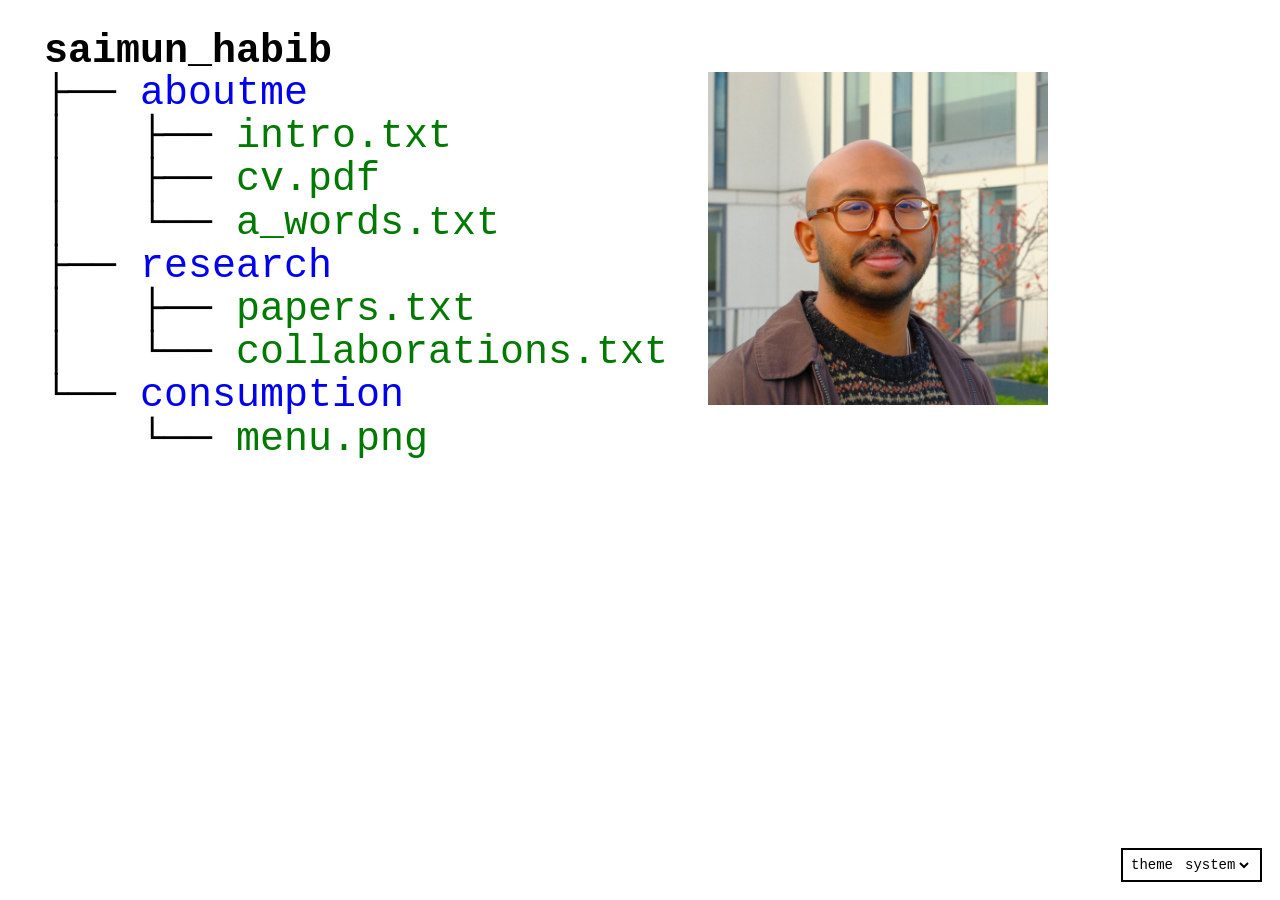
<file: index.html>
<!doctype html>
<html lang="en">
  <head>
    <meta charset="utf-8">
    <meta name="viewport" content="width=device-width, initial-scale=1">
    <title>Saimun Habib</title>
    <meta name="description" content="Saimun Habib">
    <link rel="stylesheet" href="styles.css?v=20260814b">
    <script src="theme.js" defer></script>
  </head>
  <body>
    <main class="directory homepage" aria-label="Personal website directory">
      <h1>saimun_habib</h1>
      <div class="homepage-grid">
        <pre class="tree" aria-label="Folder tree"><span class="branch">├── </span><a class="folder" href="aboutme/index.html">aboutme</a>
<span class="branch">│   ├── </span><a class="file" href="aboutme/intro.html">intro.txt</a>
<span class="branch">│   ├── </span><a class="file" href="aboutme/cv.html">cv.pdf</a>
<span class="branch">│   └── </span><a class="file" href="aboutme/a_words.html">a_words.txt</a>
<span class="branch">├── </span><a class="folder" href="research/index.html">research</a>
<span class="branch">│   ├── </span><a class="file" href="research/papers.html">papers.txt</a>
<span class="branch">│   └── </span><a class="file" href="research/collaborations.html">collaborations.txt</a>
<span class="branch">└── </span><a class="folder" href="consumption/index.html">consumption</a>
<span class="branch">    └── </span><a class="file" href="consumption/menu.html">menu.png</a></pre>
        <figure class="profile">
          <img src="profile.png" alt="Portrait of Saimun Habib">
        </figure>
      </div>
    </main>
  </body>
</html>
</file>
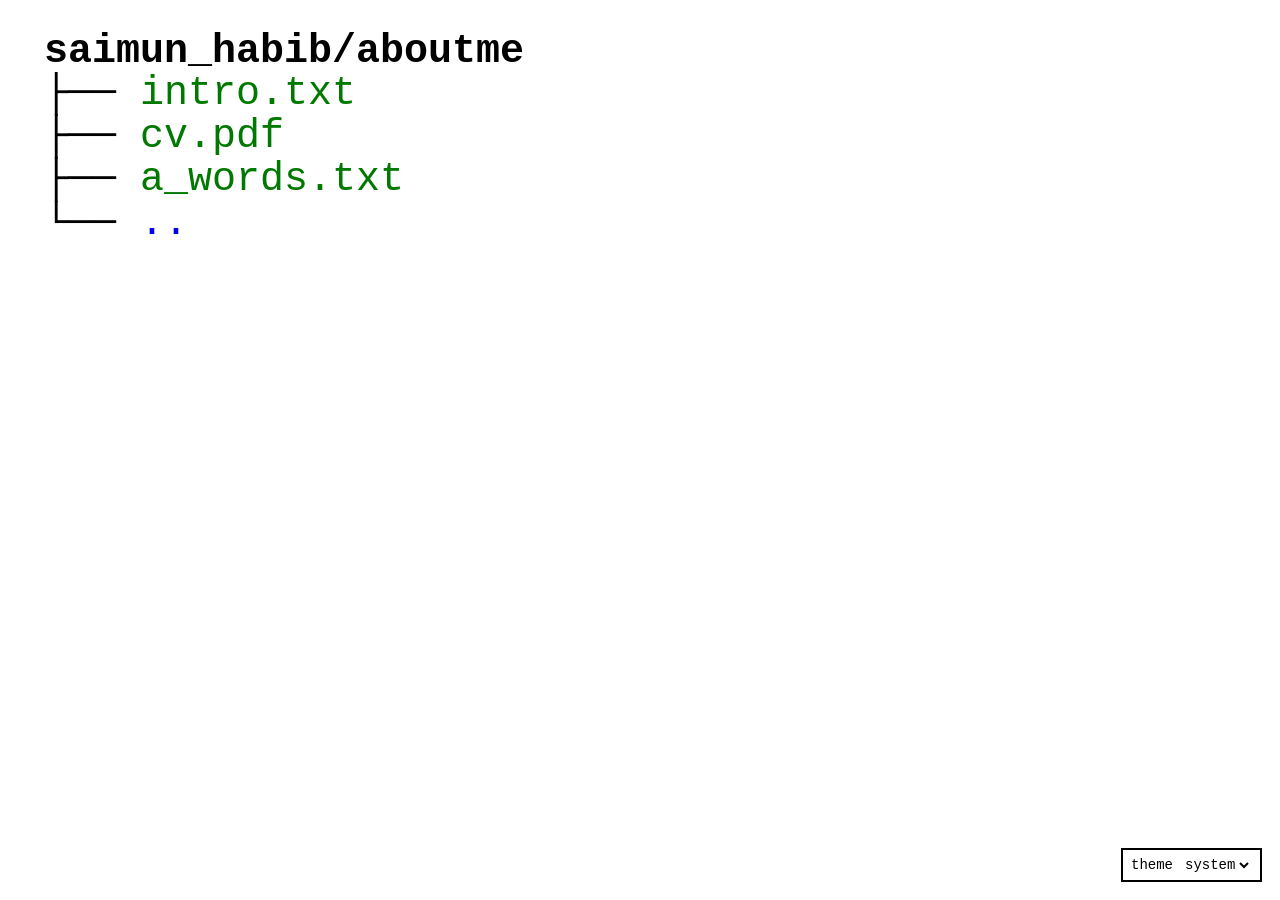
<file: aboutme/index.html>
<!doctype html>
<html lang="en">
  <head>
    <meta charset="utf-8">
    <meta name="viewport" content="width=device-width, initial-scale=1">
    <title>saimun_habib/aboutme</title>
    <link rel="stylesheet" href="../styles.css?v=20260814b">
    <script src="../theme.js" defer></script>
  </head>
  <body>
    <main class="directory">
      <h1><a class="path-link" href="../index.html">saimun_habib</a>/<a class="path-link" href="index.html">aboutme</a></h1>
      <pre class="tree"><span class="branch">├── </span><a class="file" href="intro.html">intro.txt</a>
<span class="branch">├── </span><a class="file" href="cv.html">cv.pdf</a>
<span class="branch">├── </span><a class="file" href="a_words.html">a_words.txt</a>
<span class="branch">└── </span><a class="folder" href="../index.html">..</a></pre>
    </main>
  </body>
</html>
</file>
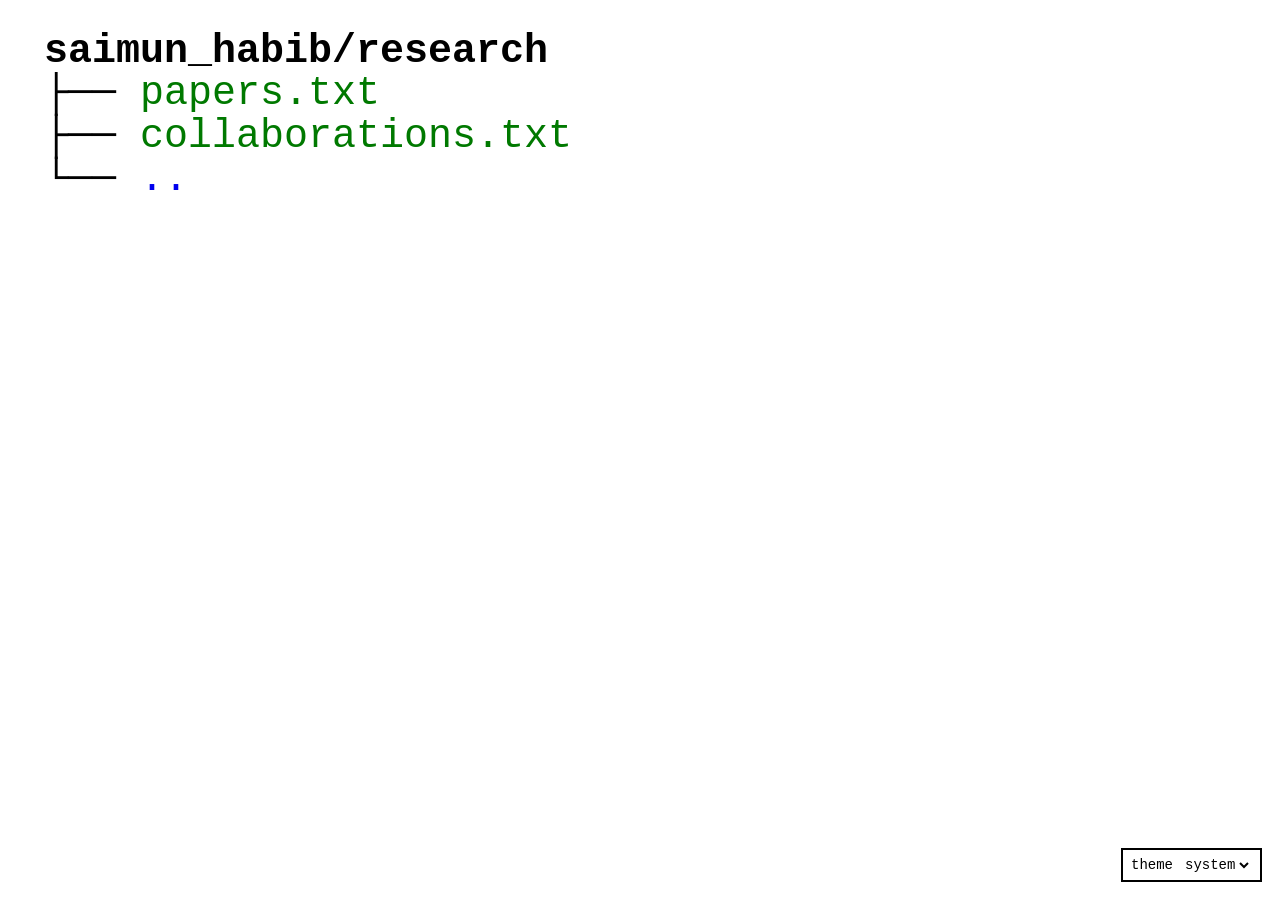
<file: research/index.html>
<!doctype html>
<html lang="en">
  <head>
    <meta charset="utf-8">
    <meta name="viewport" content="width=device-width, initial-scale=1">
    <title>saimun_habib/research</title>
    <link rel="stylesheet" href="../styles.css?v=20260814b">
    <script src="../theme.js" defer></script>
  </head>
  <body>
    <main class="directory">
      <h1><a class="path-link" href="../index.html">saimun_habib</a>/<a class="path-link" href="index.html">research</a></h1>
      <pre class="tree"><span class="branch">├── </span><a class="file" href="papers.html">papers.txt</a>
<span class="branch">├── </span><a class="file" href="collaborations.html">collaborations.txt</a>
<span class="branch">└── </span><a class="folder" href="../index.html">..</a></pre>
    </main>
  </body>
</html>
</file>
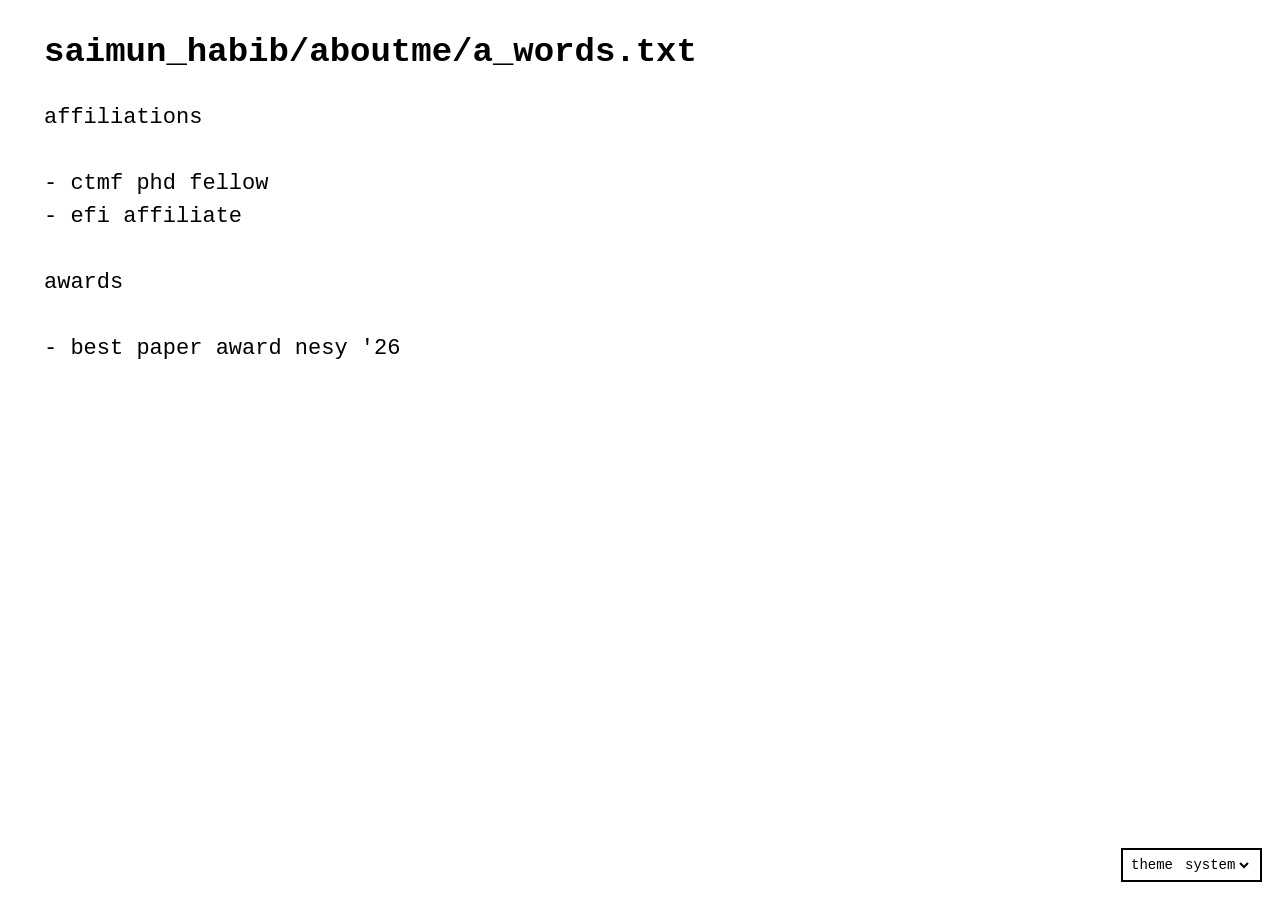
<file: aboutme/a_words.html>
<!doctype html>
<html lang="en">
  <head>
    <meta charset="utf-8">
    <meta name="viewport" content="width=device-width, initial-scale=1">
    <title>saimun_habib/aboutme/a_words.txt</title>
    <link rel="stylesheet" href="../styles.css?v=20260814b">
    <script src="../theme.js" defer></script>
  </head>
  <body>
    <main class="file-page">
      <h1 class="path-title"><a class="path-link" href="../index.html">saimun_habib</a>/<a class="path-link" href="index.html">aboutme</a>/a_words.txt</h1>
      <pre class="text-file">affiliations

- ctmf phd fellow
- efi affiliate

awards

- best paper award NeSy '26</pre>
    </main>
  </body>
</html>
</file>
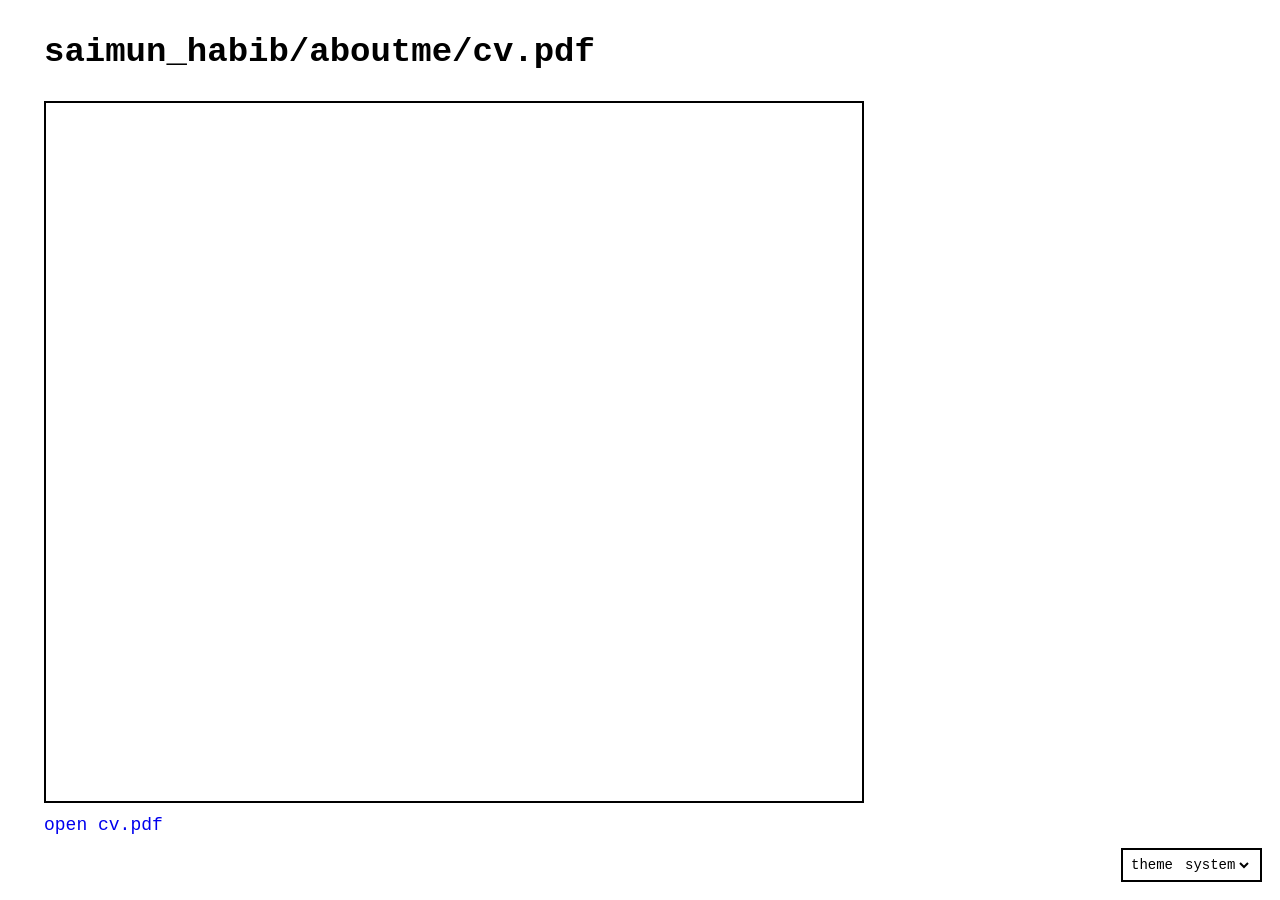
<file: aboutme/cv.html>
<!doctype html>
<html lang="en">
  <head>
    <meta charset="utf-8">
    <meta name="viewport" content="width=device-width, initial-scale=1">
    <title>saimun_habib/aboutme/cv.pdf</title>
    <link rel="stylesheet" href="../styles.css?v=20260814b">
    <script src="../theme.js" defer></script>
  </head>
  <body>
    <main class="file-page">
      <h1 class="path-title"><a class="path-link" href="../index.html">saimun_habib</a>/<a class="path-link" href="index.html">aboutme</a>/cv.pdf</h1>
    <div class="pdf-file">
      <iframe src="cv.pdf?v=20261013a" title="Saimun Habib CV"></iframe>
      <p class="pdf-fallback"><a href="cv.pdf">open cv.pdf</a></p>
    </div>
    </main>
  </body>
</html>
</file>
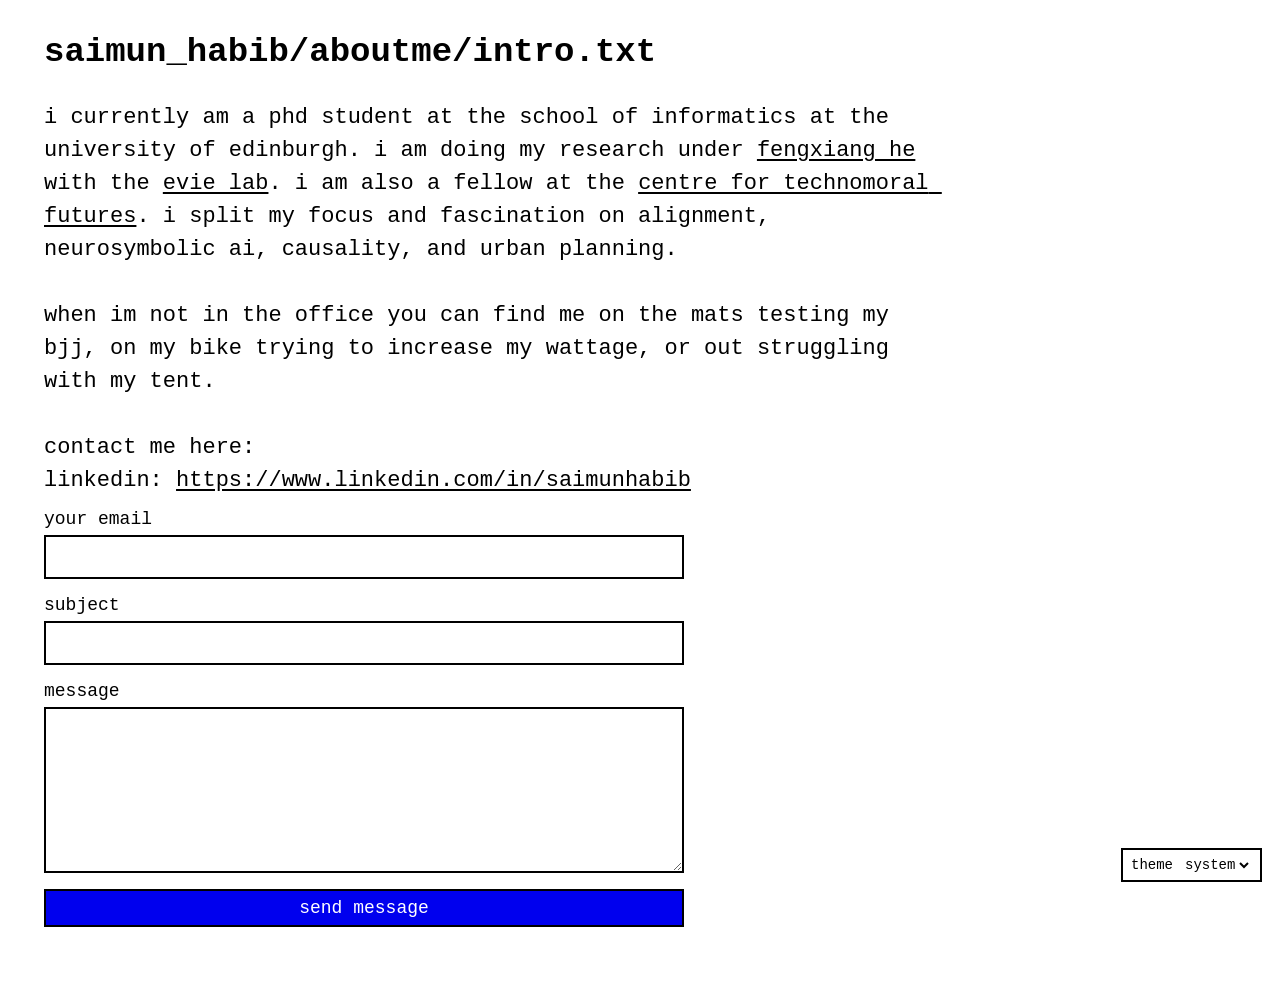
<file: aboutme/intro.html>
<!doctype html>
<html lang="en">
  <head>
    <meta charset="utf-8">
    <meta name="viewport" content="width=device-width, initial-scale=1">
    <title>saimun_habib/aboutme/intro.txt</title>
    <link rel="stylesheet" href="../styles.css?v=20260814b">
    <script src="../theme.js" defer></script>
  </head>
  <body>
    <main class="file-page">
      <h1 class="path-title"><a class="path-link" href="../index.html">saimun_habib</a>/<a class="path-link" href="index.html">aboutme</a>/intro.txt</h1>
      <pre class="text-file">i currently am a phd student at the school of informatics at the university of edinburgh. i am doing my research under <a class="intro-link" href="https://fengxianghe.github.io/">fengxiang he</a> with the <a class="intro-link" href="https://github.com/EVIEHub/">evie lab</a>. i am also a fellow at the <a class="intro-link" href="https://www.technomoralfutures.uk/">centre for technomoral futures</a>. i split my focus and fascination on alignment, neurosymbolic ai, causality, and urban planning.

when im not in the office you can find me on the mats testing my bjj, on my bike trying to increase my wattage, or out struggling with my tent.

contact me here:
linkedin: <a class="intro-link" href="https://www.linkedin.com/in/saimunhabib">https://www.linkedin.com/in/saimunhabib</a></pre>
      <form class="contact-form" action="https://formspree.io/f/mvkprjzb" method="POST">
        <div class="contact-field">
          <label for="intro-contact-email">your email</label>
          <input id="intro-contact-email" name="email" type="email" autocomplete="email" required>
        </div>
        <div class="contact-field">
          <label for="intro-contact-subject">subject</label>
          <input id="intro-contact-subject" name="subject" type="text" required>
        </div>
        <div class="contact-field">
          <label for="intro-contact-message">message</label>
          <textarea id="intro-contact-message" name="message" rows="6" required></textarea>
        </div>
        <button type="submit">send message</button>
      </form>
    </main>
  </body>
</html>
</file>
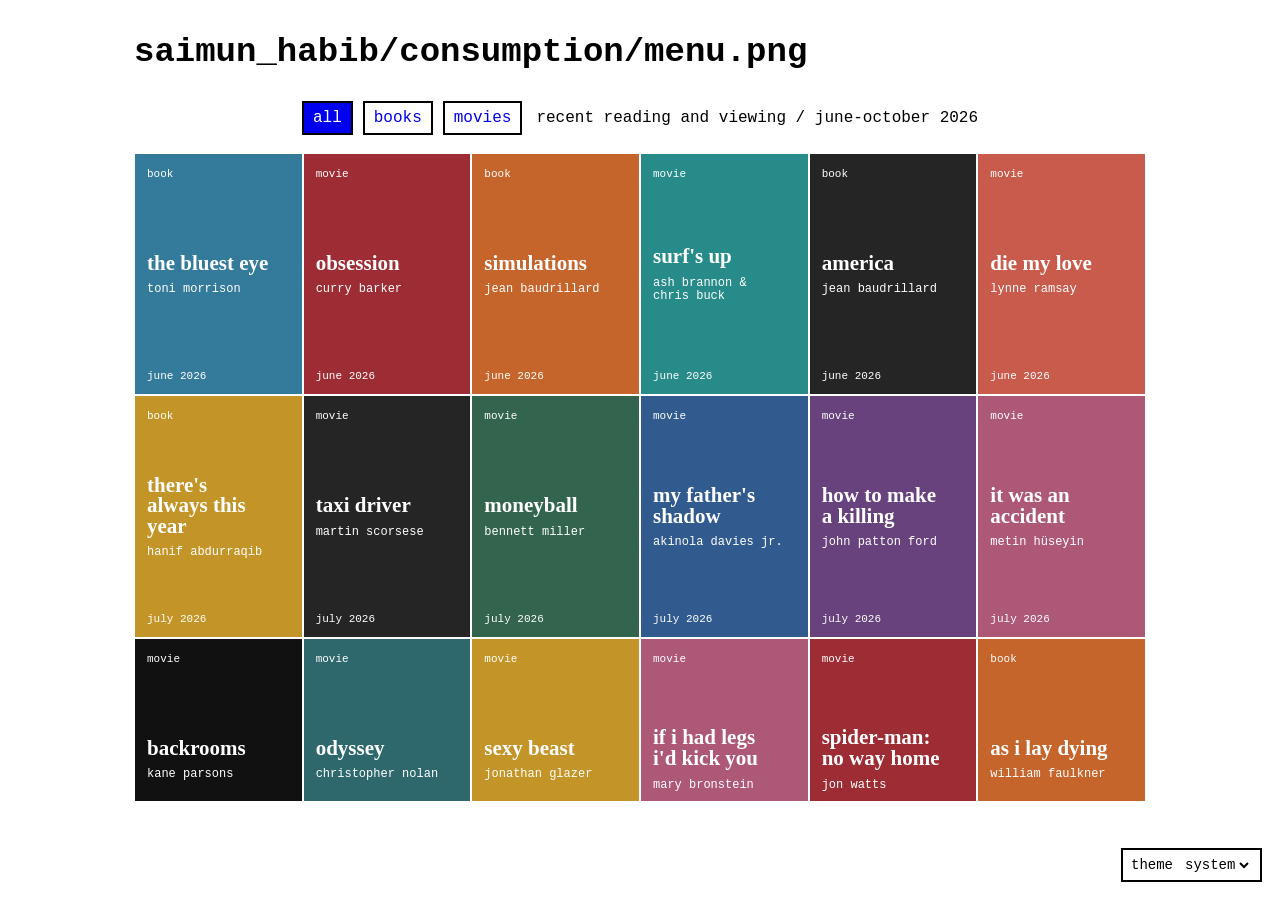
<file: consumption/menu.html>
<!doctype html>
<html lang="en">
  <head>
    <meta charset="utf-8">
    <meta name="viewport" content="width=device-width, initial-scale=1">
    <title>saimun_habib/consumption/menu.png</title>
    <link rel="stylesheet" href="../styles.css?v=20261013a">
    <script src="../theme.js" defer></script>
  </head>
  <body>
    <main class="file-page map-shell">
      <h1 class="path-title"><a class="path-link" href="../index.html">saimun_habib</a>/<a class="path-link" href="index.html">consumption</a>/menu.png</h1>
      <div class="map-tools">
        <button class="filter-button is-active" type="button" data-filter="all">all</button>
        <button class="filter-button" type="button" data-filter="book">books</button>
        <button class="filter-button" type="button" data-filter="movie">movies</button>
        <span class="map-note">recent reading and viewing / June-October 2026</span>
      </div>
      <section class="media-map" aria-label="2d scrolling consumption map">
        <div class="map-canvas" id="media-canvas"></div>
      </section>
    </main>
    <script src="map.js?v=20261013a"></script>
  </body>
</html>
</file>
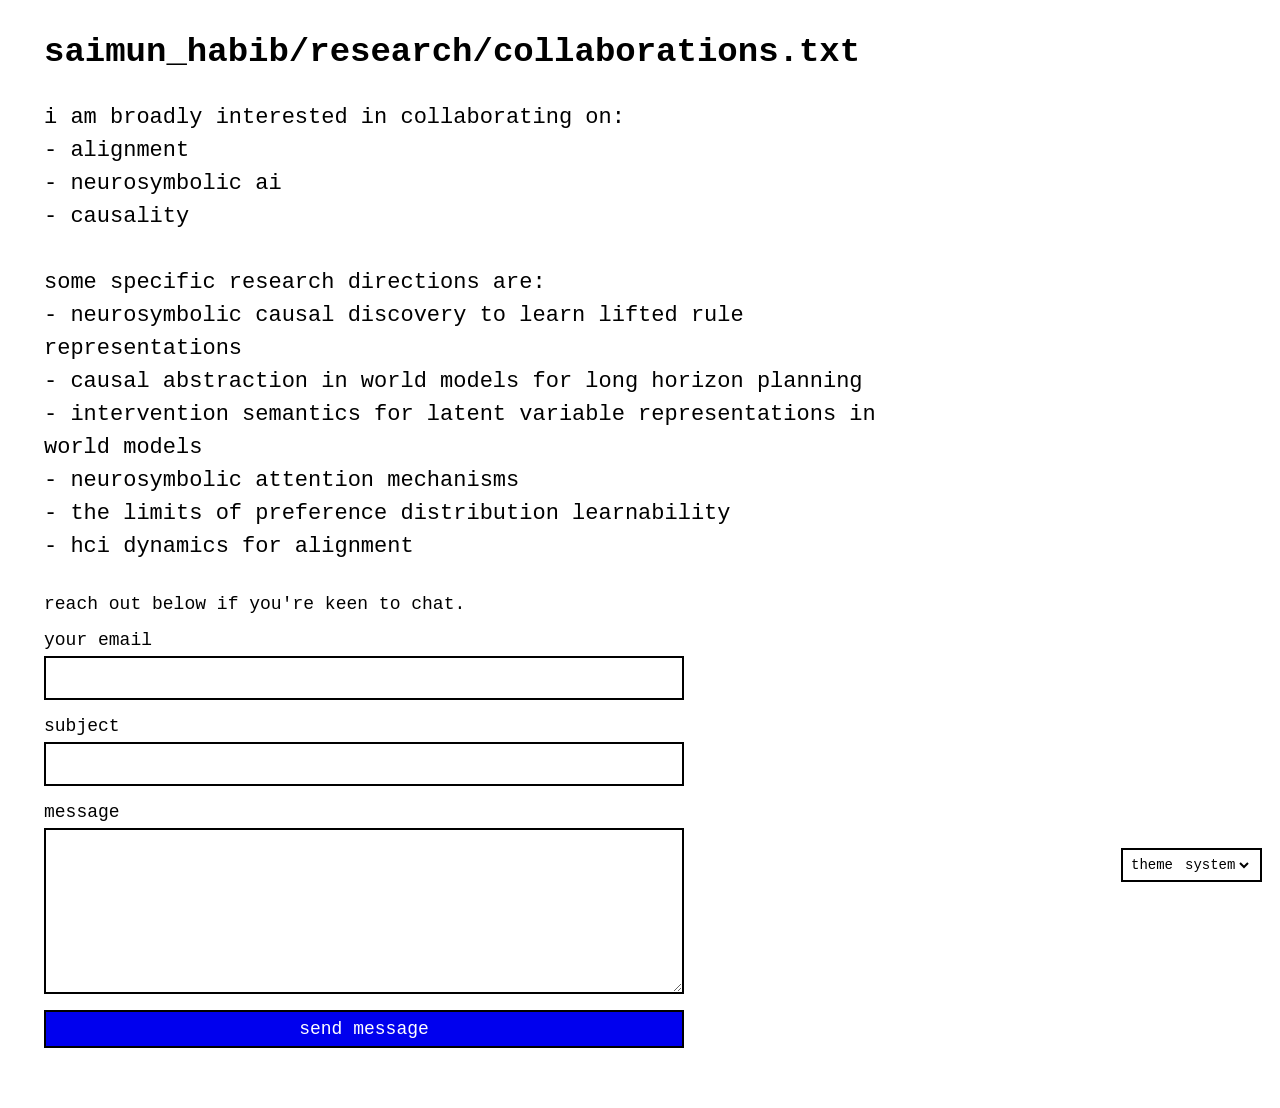
<file: research/collaborations.html>
<!doctype html>
<html lang="en">
  <head>
    <meta charset="utf-8">
    <meta name="viewport" content="width=device-width, initial-scale=1">
    <title>saimun_habib/research/collaborations.txt</title>
    <link rel="stylesheet" href="../styles.css?v=20260814b">
    <script src="../theme.js" defer></script>
  </head>
  <body>
    <main class="file-page">
      <h1 class="path-title"><a class="path-link" href="../index.html">saimun_habib</a>/<a class="path-link" href="index.html">research</a>/collaborations.txt</h1>
      <pre class="text-file">I am broadly interested in collaborating on:
- alignment
- neurosymbolic ai
- causality

Some specific research directions are:
- neurosymbolic causal discovery to learn lifted rule representations
- causal abstraction in world models for long horizon planning
- intervention semantics for latent variable representations in world models
- neurosymbolic attention mechanisms
- the limits of preference distribution learnability
- hci dynamics for alignment</pre>
      <p class="contact-invitation">Reach out below if you're keen to chat.</p>
      <form class="contact-form" action="https://formspree.io/f/mvkprjzb" method="POST">
        <div class="contact-field">
          <label for="collaborations-contact-email">your email</label>
          <input id="collaborations-contact-email" name="email" type="email" autocomplete="email" required>
        </div>
        <div class="contact-field">
          <label for="collaborations-contact-subject">subject</label>
          <input id="collaborations-contact-subject" name="subject" type="text" required>
        </div>
        <div class="contact-field">
          <label for="collaborations-contact-message">message</label>
          <textarea id="collaborations-contact-message" name="message" rows="6" required></textarea>
        </div>
        <button type="submit">send message</button>
      </form>
    </main>
  </body>
</html>
</file>
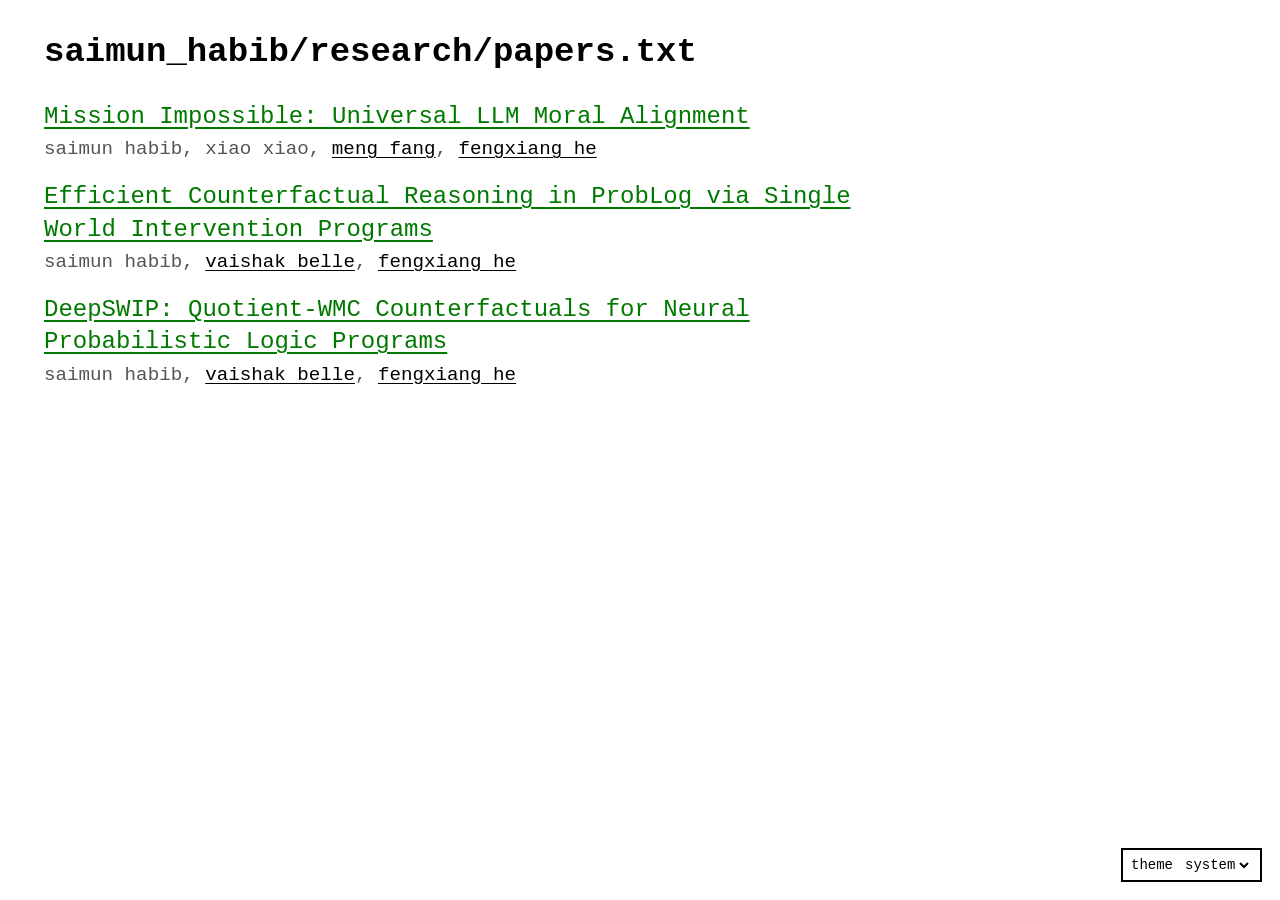
<file: research/papers.html>
<!doctype html>
<html lang="en">
  <head>
    <meta charset="utf-8">
    <meta name="viewport" content="width=device-width, initial-scale=1">
    <title>saimun_habib/research/papers.txt</title>
    <link rel="stylesheet" href="../styles.css?v=20260814b">
    <script src="../theme.js" defer></script>
  </head>
  <body>
    <main class="file-page">
      <h1 class="path-title"><a class="path-link" href="../index.html">saimun_habib</a>/<a class="path-link" href="index.html">research</a>/papers.txt</h1>
      <ul class="paper-list">
        <li>
          <a class="paper-title" href="https://papers.ssrn.com/sol3/papers.cfm?abstract_id=6490619">Mission Impossible: Universal LLM Moral Alignment</a>
          <span class="paper-note">Saimun Habib, Xiao Xiao, <a href="https://mengfn.github.io/">Meng Fang</a>, <a href="https://fengxianghe.github.io/">Fengxiang He</a></span>
        </li>
        <li>
          <a class="paper-title" href="https://www.catalyzex.com/paper/efficient-counterfactual-reasoning-in-problog">Efficient Counterfactual Reasoning in ProbLog via Single World Intervention Programs</a>
          <span class="paper-note">Saimun Habib, <a href="https://www.vaishakbelle.org/">Vaishak Belle</a>, <a href="https://fengxianghe.github.io/">Fengxiang He</a></span>
        </li>
        <li>
          <a class="paper-title" href="https://arxiv.org/abs/2606.20526">DeepSWIP: Quotient-WMC Counterfactuals for Neural Probabilistic Logic Programs</a>
          <span class="paper-note">Saimun Habib, <a href="https://www.vaishakbelle.org/">Vaishak Belle</a>, <a href="https://fengxianghe.github.io/">Fengxiang He</a></span>
        </li>
      </ul>
    </main>
  </body>
</html>
</file>
<file: styles.css>
:root {
  color-scheme: light dark;
  --paper: #ffffff;
  --ink: #000000;
  --folder: #0000ee;
  --file: #007900;
  --focus: #ffcc00;
  --muted: #555555;
  --button-ink: #ffffff;
}

:root[data-theme="light"] {
  color-scheme: light;
  --paper: #ffffff;
  --ink: #000000;
  --folder: #0000ee;
  --file: #007900;
  --focus: #ffcc00;
  --muted: #555555;
  --button-ink: #ffffff;
}

:root[data-theme="dark"] {
  color-scheme: dark;
  --paper: #161616;
  --ink: #f5f5f5;
  --folder: #a8b1ff;
  --file: #79d986;
  --focus: #ffd95a;
  --muted: #b8b8b8;
  --button-ink: #ffffff;
}

@media (prefers-color-scheme: dark) {
  :root:not([data-theme]) {
    --paper: #161616;
    --ink: #f5f5f5;
    --folder: #a8b1ff;
    --file: #79d986;
    --focus: #ffd95a;
    --muted: #b8b8b8;
    --button-ink: #ffffff;
  }
}

* {
  box-sizing: border-box;
}

html,
body {
  min-height: 100%;
}

body {
  margin: 0;
  background: var(--paper);
  color: var(--ink);
  font-family: "Courier New", Courier, monospace;
  text-transform: lowercase;
}

.directory {
  width: max-content;
  max-width: 100%;
  padding: 32px 44px;
}

.theme-control {
  position: fixed;
  right: 18px;
  bottom: 18px;
  z-index: 10;
  display: flex;
  align-items: center;
  gap: 8px;
  padding: 6px 8px;
  border: 2px solid var(--ink);
  color: var(--ink);
  background: var(--paper);
  font-size: 14px;
  line-height: 1;
}

.theme-control select {
  border: 0;
  border-radius: 0;
  padding: 0;
  color: inherit;
  background: transparent;
  font: inherit;
  cursor: pointer;
}

.theme-control select:focus-visible {
  outline: 2px solid var(--focus);
  outline-offset: 3px;
}

.homepage {
  width: 100%;
}

.homepage-grid {
  display: grid;
  grid-template-columns: max-content 340px;
  align-items: start;
  gap: 40px;
  margin-top: 0;
}

.profile {
  margin: 0;
  justify-self: start;
  width: 340px;
}

.profile img {
  display: block;
  width: 100%;
  height: auto;
  aspect-ratio: 734 / 718;
  object-fit: cover;
}

h1 {
  margin: 0;
  font-size: clamp(30px, 4vw, 40px);
  line-height: 1;
  font-weight: 700;
  letter-spacing: 0;
}

.tree {
  margin: 0;
  font-family: inherit;
  font-size: clamp(28px, 3.7vw, 40px);
  line-height: 1.08;
  font-weight: 400;
  white-space: pre;
  overflow-x: auto;
}

.branch {
  color: var(--ink);
}

a {
  text-decoration: none;
}

.path-link {
  color: inherit;
}

a:hover,
a:focus-visible {
  text-decoration: underline;
  text-decoration-thickness: 0.08em;
  text-underline-offset: 0.08em;
}

a:focus-visible {
  outline: 3px solid var(--focus);
  outline-offset: 3px;
}

.folder {
  color: var(--folder);
}

.file {
  color: var(--file);
}

.file-page {
  max-width: 980px;
  padding: 32px 44px 60px;
}

.path-title {
  margin: 0 0 28px;
  color: var(--ink);
  font-size: clamp(24px, 3vw, 34px);
  line-height: 1.2;
  font-weight: 700;
  word-break: break-word;
}

.text-file {
  margin: 0;
  max-width: 82ch;
  font-family: inherit;
  font-size: clamp(17px, 2vw, 22px);
  line-height: 1.5;
  white-space: pre-wrap;
}

.text-file a,
.paper-title {
  color: var(--file);
  text-decoration: underline;
  text-underline-offset: 0.15em;
}

.text-file a.intro-link {
  color: var(--ink);
}

.paper-title {
  text-transform: none;
}

.contact-form {
  display: flex;
  flex-direction: column;
  align-items: stretch;
  gap: 16px;
  width: min(100%, 640px);
  margin-top: 12px;
  font-size: 18px;
}

.contact-invitation {
  margin: 28px 0 0;
  font-size: 18px;
  line-height: 1.5;
}

.contact-field {
  display: grid;
  gap: 6px;
}

.contact-form input,
.contact-form textarea {
  width: 100%;
  border: 2px solid var(--ink);
  border-radius: 0;
  padding: 8px 10px;
  color: var(--ink);
  background: var(--paper);
  font: inherit;
  line-height: 1.35;
}

.contact-form textarea {
  resize: vertical;
}

.contact-form button {
  justify-self: start;
  min-height: 38px;
  border: 2px solid var(--ink);
  border-radius: 0;
  padding: 5px 10px;
  color: var(--button-ink);
  background: var(--folder);
  font: inherit;
  cursor: pointer;
}

.contact-form button:hover,
.contact-form button:focus-visible {
  color: var(--folder);
  background: var(--paper);
}

.paper-list {
  display: grid;
  gap: 18px;
  max-width: 900px;
  margin: 0;
  padding: 0;
  list-style: none;
  font-size: clamp(18px, 2vw, 24px);
  line-height: 1.35;
}

.paper-list li {
  display: grid;
  gap: 4px;
}

.paper-note {
  color: var(--muted);
  font-size: 0.8em;
}

.paper-note a {
  color: var(--ink);
  text-decoration: underline;
  text-underline-offset: 0.15em;
}

.map-shell {
  width: min(100vw - 40px, 1100px);
  margin: 0 auto;
}

.file-page.map-shell {
  max-width: none;
}

.map-tools {
  display: flex;
  align-items: center;
  justify-content: center;
  flex-wrap: wrap;
  gap: 10px;
  margin-bottom: 18px;
  font-size: 16px;
}

.filter-button {
  min-height: 34px;
  padding: 4px 9px;
  border: 2px solid var(--ink);
  border-radius: 0;
  color: var(--folder);
  background: var(--paper);
  font: inherit;
  cursor: pointer;
}

.filter-button:hover,
.filter-button:focus-visible,
.filter-button.is-active {
  color: var(--button-ink);
  background: var(--folder);
}

.map-note {
  margin-left: 4px;
}

.map-tools code {
  color: var(--file);
}

.media-map {
  position: relative;
  width: 100%;
  height: min(72vh, 760px);
  min-height: 460px;
  overflow-x: hidden;
  overflow-y: auto;
  background: var(--paper);
}

.map-canvas {
  display: grid;
  grid-template-columns: repeat(auto-fit, minmax(160px, 1fr));
  width: 100%;
  min-width: 0;
  align-content: start;
}

.media-card {
  width: 100%;
  min-width: 0;
  color: var(--ink);
  transition: transform 120ms ease, z-index 120ms ease;
}

.cover {
  display: flex;
  flex-direction: column;
  justify-content: space-between;
  width: 100%;
  height: auto;
  aspect-ratio: 160 / 230;
  padding: 14px 12px 12px;
  border: 1px solid var(--paper);
  color: #ffffff;
  background: #444444;
  overflow: hidden;
  text-align: left;
}

.media-card:hover,
.media-card:focus-within {
  position: relative;
  z-index: 1;
  transform: scale(1.04);
}

.cover-type,
.cover-month {
  font-size: 11px;
  letter-spacing: 0;
  text-transform: lowercase;
}

.cover strong {
  max-width: 12ch;
  font-family: Georgia, "Times New Roman", serif;
  font-size: 21px;
  line-height: 0.98;
  font-weight: 700;
  word-break: normal;
}

.cover-heading {
  display: grid;
  gap: 10px;
}

.cover-creator {
  max-width: 18ch;
  font-size: 12px;
  line-height: 1.15;
}

.tone-coral .cover { background: #c85b4b; }
.tone-sky .cover { background: #347a9b; }
.tone-gold .cover { background: #c39427; }
.tone-red .cover { background: #9d2c35; }
.tone-charcoal .cover { background: #252525; }
.tone-green .cover { background: #32644e; }
.tone-blue .cover { background: #315b8e; }
.tone-violet .cover { background: #67427c; }
.tone-orange .cover { background: #c6652b; }
.tone-aqua .cover { background: #278b8a; }
.tone-pink .cover { background: #ad5877; }
.tone-black .cover { background: #111111; }
.tone-teal .cover { background: #2e686c; }

.pdf-file iframe {
  display: block;
  width: min(100%, 820px);
  height: min(78vh, 980px);
  min-height: 620px;
  border: 2px solid var(--ink);
}

.pdf-fallback {
  margin: 12px 0 0;
  font-size: 18px;
}

@media (max-width: 640px) {
  .theme-control {
    right: 12px;
    bottom: 12px;
  }

  .directory {
    padding: 24px 18px;
  }

  .homepage {
    width: 100%;
  }

  .homepage-grid {
    grid-template-columns: 1fr;
    gap: 28px;
    margin-top: 24px;
  }

  .profile {
    width: min(100%, 420px);
  }

  h1 {
    font-size: 28px;
  }

  .tree {
    font-size: 18px;
    line-height: 1.12;
  }

  .file-page {
    padding: 24px 18px 44px;
  }

  .media-map {
    min-height: 520px;
  }

  .pdf-file iframe {
    min-height: 540px;
  }
}

@media (max-width: 360px) {
  .tree {
    font-size: 16px;
  }
}
</file>
